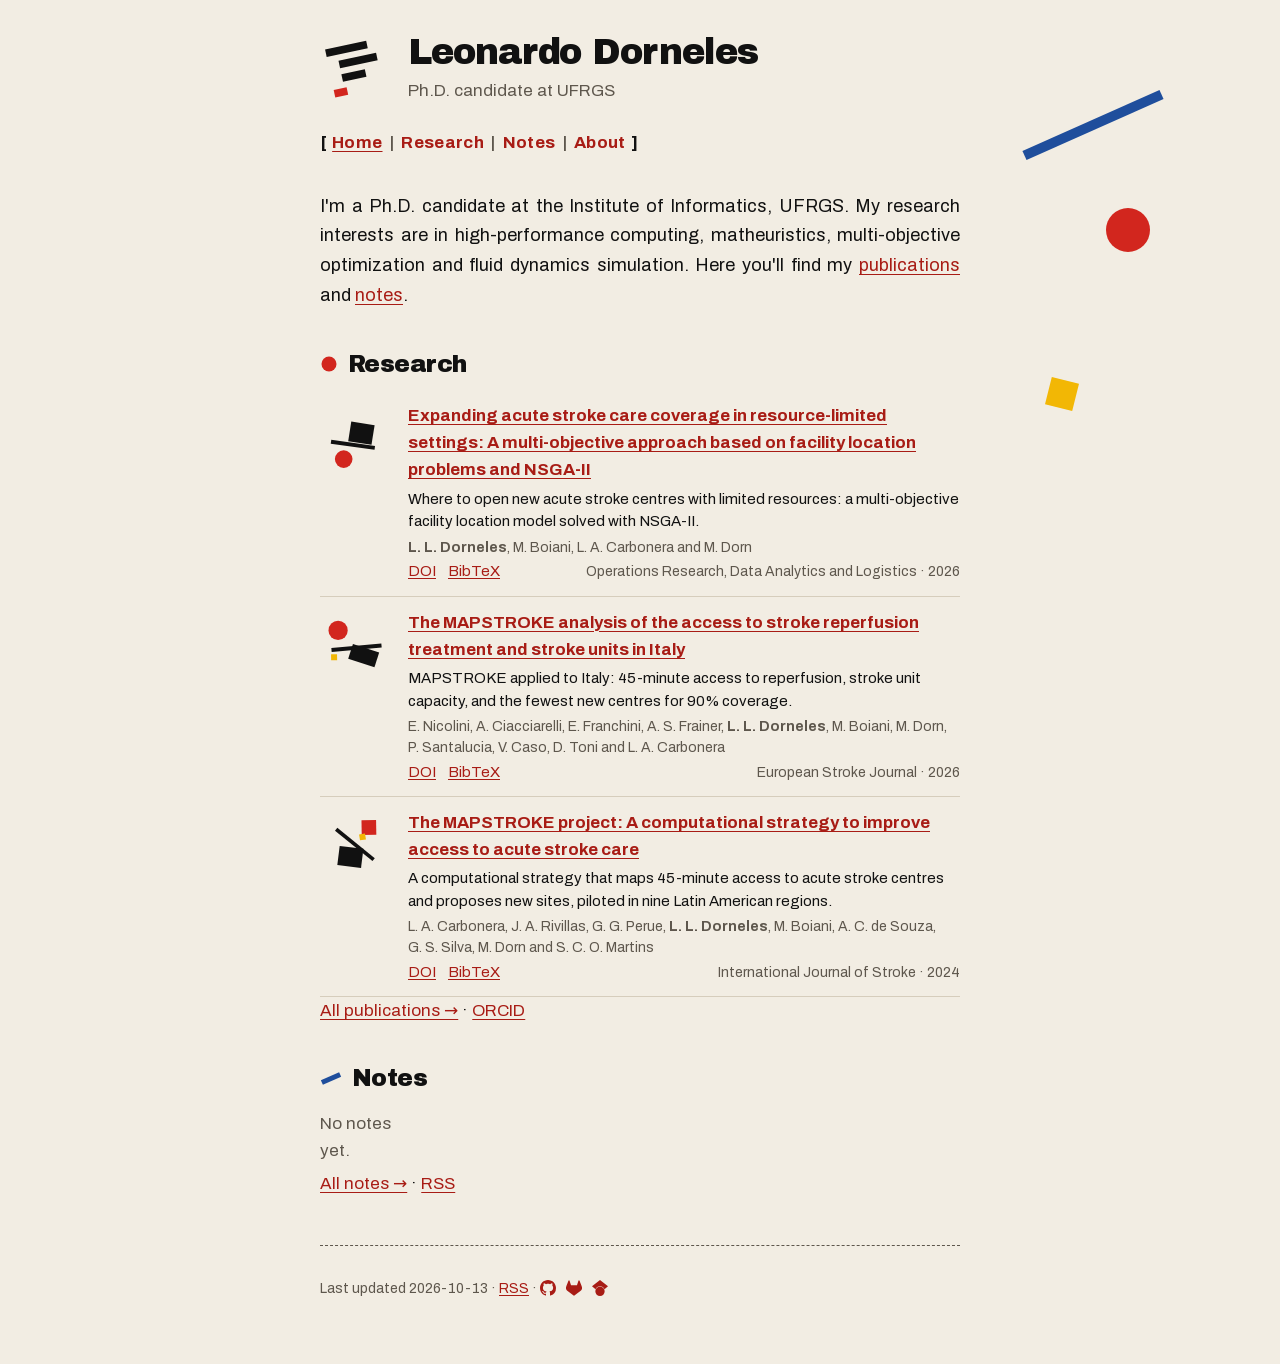
<file: index.html>
<!doctype html>
<html lang="en">
<head>
<meta charset="utf-8">
<meta name="viewport" content="width=device-width, initial-scale=1">
<title>Leonardo Dorneles</title>
<meta name="description" content="Leonardo Dorneles, Ph.D. candidate at UFRGS: high-performance computing, matheuristics, multi-objective optimization and fluid dynamics simulation.">
<link rel="preload" href="assets/fonts/archivo-black.woff2" as="font" type="font/woff2" crossorigin>
<link rel="stylesheet" href="assets/style.css">
<link rel="alternate" type="application/rss+xml" title="Notes" href="notes/feed.xml">
<link rel="me" href="https://orcid.org/0000-0003-4449-5570">
</head>
<body>
<div class="page">

  <!-- Floating forms: wide screens only, in the margin. -->
  <svg class="forms" width="180" height="420" viewBox="0 0 180 420" aria-hidden="true">
    <g><rect x="10" y="40" width="150" height="10" style="fill:var(--blue)" transform="rotate(-24 85 45)"/></g>
    <g><circle cx="120" cy="150" r="22" style="fill:var(--red)"/></g>
    <g><rect x="40" y="300" width="28" height="28" style="fill:var(--yellow)" transform="rotate(14 54 314)"/></g>
  </svg>

  <header class="masthead">
    <svg class="mark" width="72" height="72" viewBox="0 0 120 120" aria-hidden="true">
      <!-- Lines of code as pure forms: three indented bars and a red cursor -->
      <g transform="rotate(-12 60 60) translate(0 -5)">
        <rect x="16" y="24" width="70" height="13" style="fill:var(--ink)"/>
        <rect x="34" y="47" width="64" height="13" style="fill:var(--ink)"/>
        <rect x="34" y="70" width="40" height="13" style="fill:var(--ink)"/>
        <rect x="16" y="93" width="22" height="13" style="fill:var(--red)"/>
      </g>
    </svg>
    <div>
      <h1>Leonardo Dorneles</h1>
      <p class="tagline">Ph.D. candidate at UFRGS</p>
    </div>
  </header>

  <nav aria-label="Site">
    <a href="index.html" aria-current="page">Home</a><span class="sep">|</span><a href="research.html">Research</a><span class="sep">|</span><a href="notes/index.html">Notes</a><span class="sep">|</span><a href="about.html">About</a>
  </nav>

  <p class="intro">I'm a Ph.D. candidate at the Institute of Informatics, UFRGS. My research interests are in high-performance computing, matheuristics, multi-objective optimization and 
  fluid dynamics simulation. Here you'll find my <a href="research.html">publications</a> and <a href="notes/index.html">notes</a>.</p>

  <h2>
    <svg class="icon disc" width="18" height="18" viewBox="0 0 18 18" aria-hidden="true"><circle cx="9" cy="9" r="7.5" style="fill:var(--red)"/></svg>
    <a href="research.html">Research</a>
  </h2>
  <!-- build:research -->
  <div class="pub with-art" id="dorneles2026expanding">
    <svg class="art" width="72" height="72" viewBox="0 0 72 72" aria-hidden="true"><g class="bar"><rect x="10.8" y="37.9" width="44.2" height="3.9" transform="rotate(8 32.9 39.8)" style="fill:var(--ink)"/></g><g class="plane"><rect x="29.6" y="18.2" width="23.6" height="19.9" transform="rotate(9 41.3 28.1)" style="fill:var(--ink)"/></g><g class="accent"><circle cx="23.7" cy="54.1" r="8.8" style="fill:var(--red)"/></g></svg>
    <div>
    <div class="title"><a href="https://doi.org/10.1016/j.ordal.2025.200488">Expanding acute stroke care coverage in resource-limited settings: A multi-objective approach based on facility location problems and NSGA-II</a></div>
    <div class="summary">Where to open new acute stroke centres with limited resources: a multi-objective facility location model solved with NSGA-II.</div>
    <div class="muted authors"><strong>L. L. Dorneles</strong>, M. Boiani, L. A. Carbonera and M. Dorn</div>
    <div class="links"><a href="https://doi.org/10.1016/j.ordal.2025.200488">DOI</a><details><summary>BibTeX</summary><pre><code>@article{dorneles2026expanding,
  title     = {Expanding acute stroke care coverage in resource-limited settings: A multi-objective approach based on facility location problems and NSGA-II},
  author    = {Leonardo da Luz Dorneles and Mateus Boiani and Leonardo Augusto Carbonera and Márcio Dorn},
  year      = {2026},
  journal   = {Operations Research, Data Analytics and Logistics},
  doi       = {10.1016/j.ordal.2025.200488},
  url       = {https://doi.org/10.1016/j.ordal.2025.200488},
}</code></pre></details><span class="venue">Operations Research, Data Analytics and Logistics · 2026</span></div>
    </div>
  </div>
  <div class="pub with-art" id="nicolini2026mapstroke">
    <svg class="art" width="72" height="72" viewBox="0 0 72 72" aria-hidden="true"><g class="bar"><rect x="11.4" y="33.8" width="50.2" height="4.0" transform="rotate(-5 36.5 35.8)" style="fill:var(--ink)"/></g><g class="plane"><rect x="29.9" y="36.0" width="27.6" height="15.3" transform="rotate(18 43.8 43.6)" style="fill:var(--ink)"/></g><g class="accent"><circle cx="18.1" cy="18.4" r="9.6" style="fill:var(--red)"/></g><rect x="11.1" y="42.2" width="6.0" height="6.0" transform="rotate(-1 14.1 45.2)" style="fill:var(--yellow)"/></svg>
    <div>
    <div class="title"><a href="https://doi.org/10.1093/esj/aakaf030">The MAPSTROKE analysis of the access to stroke reperfusion treatment and stroke units in Italy</a></div>
    <div class="summary">MAPSTROKE applied to Italy: 45-minute access to reperfusion, stroke unit capacity, and the fewest new centres for 90% coverage.</div>
    <div class="muted authors">E. Nicolini, A. Ciacciarelli, E. Franchini, A. S. Frainer, <strong>L. L. Dorneles</strong>, M. Boiani, M. Dorn, P. Santalucia, V. Caso, D. Toni and L. A. Carbonera</div>
    <div class="links"><a href="https://doi.org/10.1093/esj/aakaf030">DOI</a><details><summary>BibTeX</summary><pre><code>@article{nicolini2026mapstroke,
  title     = {The MAPSTROKE analysis of the access to stroke reperfusion treatment and stroke units in Italy},
  author    = {Ettore Nicolini and Antonio Ciacciarelli and Enrica Franchini and André da Silva Frainer and Leonardo da Luz Dorneles and Mateus Boiani and Marcio Dorn and Paola Santalucia and Valeria Caso and Danilo Toni and Leonardo Augusto Carbonera},
  year      = {2026},
  journal   = {European Stroke Journal},
  doi       = {10.1093/esj/aakaf030},
  url       = {https://doi.org/10.1093/esj/aakaf030},
}</code></pre></details><span class="venue">European Stroke Journal · 2026</span></div>
    </div>
  </div>
  <div class="pub with-art" id="carbonera2024mapstroke">
    <svg class="art" width="72" height="72" viewBox="0 0 72 72" aria-hidden="true"><g class="plane"><rect x="18.4" y="35.3" width="23.9" height="19.2" transform="rotate(7 30.4 44.9)" style="fill:var(--ink)"/></g><g class="bar"><rect x="10.8" y="30.7" width="48.2" height="3.7" transform="rotate(39 35.0 32.5)" style="fill:var(--ink)"/></g><g class="accent"><rect x="41.6" y="8.2" width="14.6" height="14.6" transform="rotate(-1 48.9 15.5)" style="fill:var(--red)"/></g><rect x="39.5" y="21.9" width="6.0" height="6.0" transform="rotate(-9 42.5 24.9)" style="fill:var(--yellow)"/></svg>
    <div>
    <div class="title"><a href="https://doi.org/10.1177/17474930241234528">The MAPSTROKE project: A computational strategy to improve access to acute stroke care</a></div>
    <div class="summary">A computational strategy that maps 45-minute access to acute stroke centres and proposes new sites, piloted in nine Latin American regions.</div>
    <div class="muted authors">L. A. Carbonera, J. A. Rivillas, G. G. Perue, <strong>L. L. Dorneles</strong>, M. Boiani, A. C. de Souza, G. S. Silva, M. Dorn and S. C. O. Martins</div>
    <div class="links"><a href="https://doi.org/10.1177/17474930241234528">DOI</a><details><summary>BibTeX</summary><pre><code>@article{carbonera2024mapstroke,
  title     = {The MAPSTROKE project: A computational strategy to improve access to acute stroke care},
  author    = {Leonardo Augusto Carbonera and Julián Alejandro Rivillas and Gillian Gordon Perue and Leonardo da Luz Dorneles and Mateus Boiani and Ana Cláudia de Souza and Gisele Sampaio Silva and Marcio Dorn and Sheila Cristina Ouriques Martins},
  year      = {2024},
  journal   = {International Journal of Stroke},
  doi       = {10.1177/17474930241234528},
  url       = {https://doi.org/10.1177/17474930241234528},
}</code></pre></details><span class="venue">International Journal of Stroke · 2024</span></div>
    </div>
  </div>
  <!-- /build:research -->
  <p><a href="research.html">All publications →</a> · <a href="https://orcid.org/0000-0003-4449-5570">ORCID</a></p>

  <h2>
    <svg class="icon" width="22" height="18" viewBox="0 0 22 18" aria-hidden="true"><rect x="1" y="7" width="20" height="5" style="fill:var(--blue)" transform="rotate(-24 11 9.5)"/></svg>
    <a href="notes/index.html">Notes</a>
  </h2>
  <!-- build:notes -->
  <ul class="dated">
    <li class="muted">No notes yet.</li>
  </ul>
  <!-- /build:notes -->
  <p><a href="notes/index.html">All notes →</a> · <a href="notes/feed.xml">RSS</a></p>


  <footer>
    <hr>
    <p>Last updated <time datetime="2026-10-13">2026-10-13</time> · <a href="notes/feed.xml">RSS</a> · <a class="code-link" href="https://github.com/leodorna" title="GitHub"><svg width="16" height="16" viewBox="0 0 16 16" role="img" aria-label="GitHub"><path d="M8 0C3.58 0 0 3.58 0 8c0 3.54 2.29 6.53 5.47 7.59.4.07.55-.17.55-.38 0-.19-.01-.82-.01-1.49-2.01.37-2.53-.49-2.69-.94-.09-.23-.48-.94-.82-1.13-.28-.15-.68-.52-.01-.53.63-.01 1.08.58 1.23.82.72 1.21 1.87.87 2.33.66.07-.52.28-.87.51-1.07-1.78-.2-3.64-.89-3.64-3.95 0-.87.31-1.59.82-2.15-.08-.2-.36-1.02.08-2.12 0 0 .67-.21 2.2.82.64-.18 1.32-.27 2-.27.68 0 1.36.09 2 .27 1.53-1.04 2.2-.82 2.2-.82.44 1.1.16 1.92.08 2.12.51.56.82 1.27.82 2.15 0 3.07-1.87 3.75-3.65 3.95.29.25.54.73.54 1.48 0 1.07-.01 1.93-.01 2.2 0 .21.15.46.55.38A8.013 8.013 0 0016 8c0-4.42-3.58-8-8-8z"/></svg></a> <a class="code-link" href="https://gitlab.com/leodorna" title="GitLab"><svg width="16" height="16" viewBox="0 0 24 24" role="img" aria-label="GitLab"><path d="m23.6 9.593-.033-.086L20.3.98a.851.851 0 0 0-.336-.405.875.875 0 0 0-1 .054.875.875 0 0 0-.29.44l-2.205 6.748H7.538L5.332 1.069a.857.857 0 0 0-.29-.441.875.875 0 0 0-1-.054.859.859 0 0 0-.336.405L.433 9.502l-.032.086a6.066 6.066 0 0 0 2.012 7.01l.011.009.03.021 4.976 3.727 2.462 1.863 1.5 1.132a1.009 1.009 0 0 0 1.22 0l1.499-1.132 2.462-1.863 5.006-3.749.013-.01a6.068 6.068 0 0 0 2.009-7.003z"/></svg></a> <a class="code-link" href="https://scholar.google.com/citations?user=B4XvSIcAAAAJ" title="Google Scholar"><svg width="16" height="16" viewBox="0 0 24 24" role="img" aria-label="Google Scholar"><path d="M5.242 13.769L0 9.5 12 0l12 9.5-5.242 4.269C17.548 11.249 14.978 9.5 12 9.5c-2.977 0-5.548 1.748-6.758 4.269zM12 10a7 7 0 1 0 0 14 7 7 0 0 0 0-14z"/></svg></a></p>
  </footer>

</div>
</body>
</html>
</file>
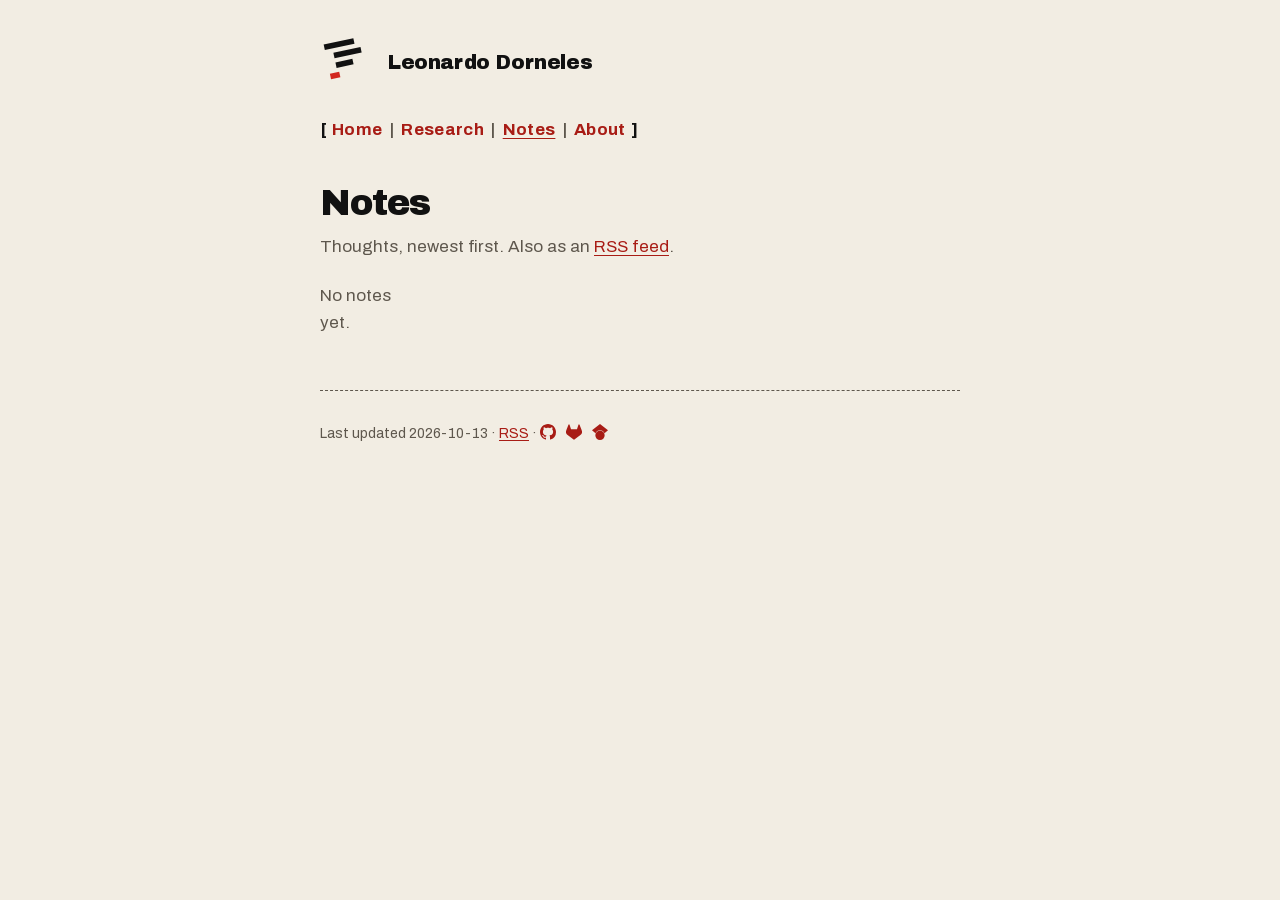
<file: notes/index.html>
<!doctype html>
<html lang="en">
<head>
<meta charset="utf-8">
<meta name="viewport" content="width=device-width, initial-scale=1">
<title>Notes · Leonardo Dorneles</title>
<meta name="description" content="Notes, newest first.">
<link rel="stylesheet" href="../assets/style.css">
<link rel="alternate" type="application/rss+xml" title="Notes" href="../notes/feed.xml">
<link rel="me" href="https://orcid.org/0000-0003-4449-5570">
</head>
<body>
<div class="page">

  <header class="masthead">
    <a href="../index.html" aria-label="Home">
      <svg class="mark" width="52" height="52" viewBox="0 0 120 120" aria-hidden="true">
        <!-- Lines of code as pure forms: three indented bars and a red cursor -->
        <g transform="rotate(-12 60 60) translate(0 -5)">
          <rect x="16" y="24" width="70" height="13" style="fill:var(--ink)"/>
          <rect x="34" y="47" width="64" height="13" style="fill:var(--ink)"/>
          <rect x="34" y="70" width="40" height="13" style="fill:var(--ink)"/>
          <rect x="16" y="93" width="22" height="13" style="fill:var(--red)"/>
        </g>
      </svg>
    </a>
    <div><a class="sitename" href="../index.html">Leonardo Dorneles</a></div>
  </header>

  <nav aria-label="Site">
    <a href="../index.html">Home</a><span class="sep">|</span><a href="../research.html">Research</a><span class="sep">|</span><a href="../notes/index.html" aria-current="page">Notes</a><span class="sep">|</span><a href="../about.html">About</a>
  </nav>

  <h1 style="margin-top:2.5rem">Notes</h1>
  <p class="muted" style="margin-top:0.5rem">Thoughts, newest first. Also as an <a href="feed.xml">RSS feed</a>.</p>
  <ul class="dated">
    <li class="muted">No notes yet.</li>
  </ul>

  <footer>
    <hr>
    <p>Last updated <time datetime="2026-10-13">2026-10-13</time> · <a href="../notes/feed.xml">RSS</a> · <a class="code-link" href="https://github.com/leodorna" title="GitHub"><svg width="16" height="16" viewBox="0 0 16 16" role="img" aria-label="GitHub"><path d="M8 0C3.58 0 0 3.58 0 8c0 3.54 2.29 6.53 5.47 7.59.4.07.55-.17.55-.38 0-.19-.01-.82-.01-1.49-2.01.37-2.53-.49-2.69-.94-.09-.23-.48-.94-.82-1.13-.28-.15-.68-.52-.01-.53.63-.01 1.08.58 1.23.82.72 1.21 1.87.87 2.33.66.07-.52.28-.87.51-1.07-1.78-.2-3.64-.89-3.64-3.95 0-.87.31-1.59.82-2.15-.08-.2-.36-1.02.08-2.12 0 0 .67-.21 2.2.82.64-.18 1.32-.27 2-.27.68 0 1.36.09 2 .27 1.53-1.04 2.2-.82 2.2-.82.44 1.1.16 1.92.08 2.12.51.56.82 1.27.82 2.15 0 3.07-1.87 3.75-3.65 3.95.29.25.54.73.54 1.48 0 1.07-.01 1.93-.01 2.2 0 .21.15.46.55.38A8.013 8.013 0 0016 8c0-4.42-3.58-8-8-8z"/></svg></a> <a class="code-link" href="https://gitlab.com/leodorna" title="GitLab"><svg width="16" height="16" viewBox="0 0 24 24" role="img" aria-label="GitLab"><path d="m23.6 9.593-.033-.086L20.3.98a.851.851 0 0 0-.336-.405.875.875 0 0 0-1 .054.875.875 0 0 0-.29.44l-2.205 6.748H7.538L5.332 1.069a.857.857 0 0 0-.29-.441.875.875 0 0 0-1-.054.859.859 0 0 0-.336.405L.433 9.502l-.032.086a6.066 6.066 0 0 0 2.012 7.01l.011.009.03.021 4.976 3.727 2.462 1.863 1.5 1.132a1.009 1.009 0 0 0 1.22 0l1.499-1.132 2.462-1.863 5.006-3.749.013-.01a6.068 6.068 0 0 0 2.009-7.003z"/></svg></a> <a class="code-link" href="https://scholar.google.com/citations?user=B4XvSIcAAAAJ" title="Google Scholar"><svg width="16" height="16" viewBox="0 0 24 24" role="img" aria-label="Google Scholar"><path d="M5.242 13.769L0 9.5 12 0l12 9.5-5.242 4.269C17.548 11.249 14.978 9.5 12 9.5c-2.977 0-5.548 1.748-6.758 4.269zM12 10a7 7 0 1 0 0 14 7 7 0 0 0 0-14z"/></svg></a></p>
  </footer>

</div>
</body>
</html>
</file>
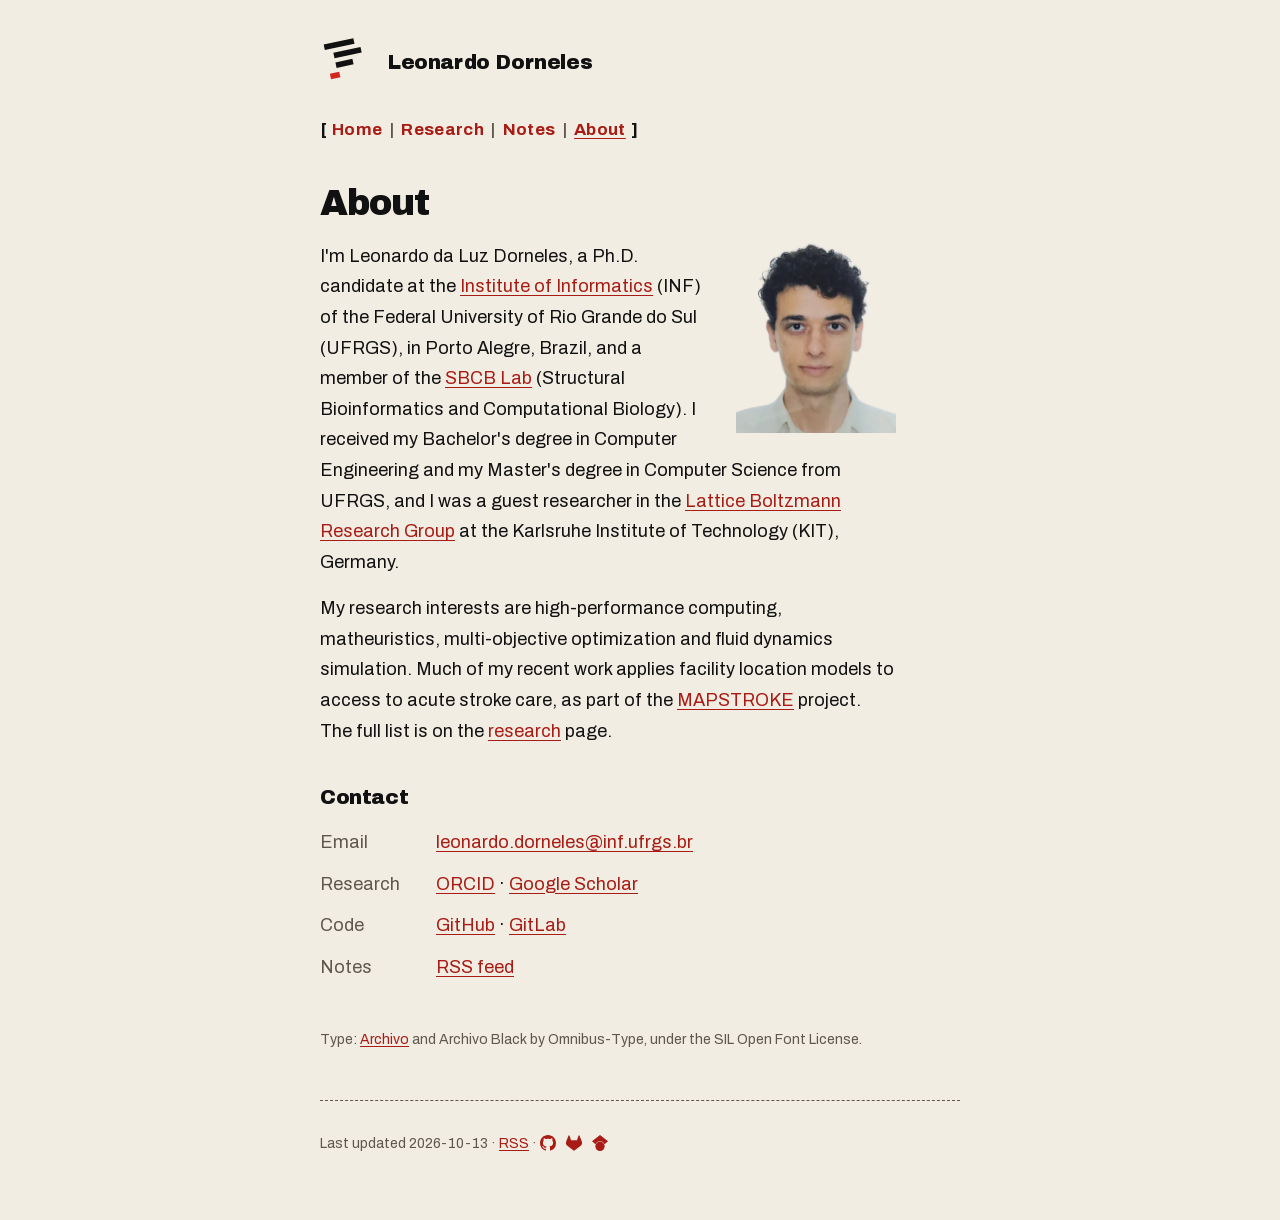
<file: about.html>
<!doctype html>
<html lang="en">
<head>
<meta charset="utf-8">
<meta name="viewport" content="width=device-width, initial-scale=1">
<title>About · Leonardo Dorneles</title>
<meta name="description" content="Leonardo Dorneles: Ph.D. candidate at the Institute of Informatics, UFRGS. High-performance computing, matheuristics, multi-objective optimization and fluid dynamics simulation.">
<link rel="stylesheet" href="assets/style.css">
<link rel="alternate" type="application/rss+xml" title="Notes" href="notes/feed.xml">
<link rel="me" href="https://orcid.org/0000-0003-4449-5570">
</head>
<body>
<div class="page">

  <header class="masthead">
    <a href="index.html" aria-label="Home">
      <svg class="mark" width="52" height="52" viewBox="0 0 120 120" aria-hidden="true">
        <!-- Lines of code as pure forms: three indented bars and a red cursor -->
        <g transform="rotate(-12 60 60) translate(0 -5)">
          <rect x="16" y="24" width="70" height="13" style="fill:var(--ink)"/>
          <rect x="34" y="47" width="64" height="13" style="fill:var(--ink)"/>
          <rect x="34" y="70" width="40" height="13" style="fill:var(--ink)"/>
          <rect x="16" y="93" width="22" height="13" style="fill:var(--red)"/>
        </g>
      </svg>
    </a>
    <div><a class="sitename" href="index.html">Leonardo Dorneles</a></div>
  </header>

  <nav aria-label="Site">
    <a href="index.html">Home</a><span class="sep">|</span><a href="research.html">Research</a><span class="sep">|</span><a href="notes/index.html">Notes</a><span class="sep">|</span><a href="about.html" aria-current="page">About</a>
  </nav>

  <article>
    <h1 style="margin-top:2.5rem">About</h1>
<p><img src="assets/portrait.webp" alt="Leonardo Dorneles" class="portrait"></p>
<p>I'm Leonardo da Luz Dorneles, a Ph.D. candidate at the <a href="https://www.inf.ufrgs.br/">Institute of Informatics</a> (INF) of the Federal University of Rio Grande do Sul (UFRGS), in Porto Alegre, Brazil, and a member of the <a href="https://sbcb.inf.ufrgs.br/">SBCB Lab</a> (Structural Bioinformatics and Computational Biology). I received my Bachelor's degree in Computer Engineering and my Master's degree in Computer Science from UFRGS, and I was a guest researcher in the <a href="https://www.lbrg.kit.edu/">Lattice Boltzmann Research Group</a> at the Karlsruhe Institute of Technology (KIT), Germany.</p>
<p>My research interests are high-performance computing, matheuristics, multi-objective optimization and fluid dynamics simulation. Much of my recent work applies facility location models to access to acute stroke care, as part of the <a href="research.html#carbonera2024mapstroke">MAPSTROKE</a> project. The full list is on the <a href="research.html">research</a> page.</p>
<h2 id="contact">Contact</h2>
<ul class="dated contact">
<li><span class="label">Email</span><a href="mailto:leonardo.dorneles@inf.ufrgs.br">leonardo.dorneles@inf.ufrgs.br</a></li>
<li><span class="label">Research</span><span><a href="https://orcid.org/0000-0003-4449-5570">ORCID</a> · <a href="https://scholar.google.com/citations?user=B4XvSIcAAAAJ">Google Scholar</a></span></li>
<li><span class="label">Code</span><span><a href="https://github.com/leodorna">GitHub</a> · <a href="https://gitlab.com/leodorna">GitLab</a></span></li>
<li><span class="label">Notes</span><a href="notes/feed.xml">RSS feed</a></li>
</ul>
<p class="credit">Type: <a href="https://github.com/Omnibus-Type/Archivo">Archivo</a> and Archivo Black by Omnibus-Type, under the SIL Open Font License.</p>
  </article>

  <footer>
    <hr>
    <p>Last updated <time datetime="2026-10-13">2026-10-13</time> · <a href="notes/feed.xml">RSS</a> · <a class="code-link" href="https://github.com/leodorna" title="GitHub"><svg width="16" height="16" viewBox="0 0 16 16" role="img" aria-label="GitHub"><path d="M8 0C3.58 0 0 3.58 0 8c0 3.54 2.29 6.53 5.47 7.59.4.07.55-.17.55-.38 0-.19-.01-.82-.01-1.49-2.01.37-2.53-.49-2.69-.94-.09-.23-.48-.94-.82-1.13-.28-.15-.68-.52-.01-.53.63-.01 1.08.58 1.23.82.72 1.21 1.87.87 2.33.66.07-.52.28-.87.51-1.07-1.78-.2-3.64-.89-3.64-3.95 0-.87.31-1.59.82-2.15-.08-.2-.36-1.02.08-2.12 0 0 .67-.21 2.2.82.64-.18 1.32-.27 2-.27.68 0 1.36.09 2 .27 1.53-1.04 2.2-.82 2.2-.82.44 1.1.16 1.92.08 2.12.51.56.82 1.27.82 2.15 0 3.07-1.87 3.75-3.65 3.95.29.25.54.73.54 1.48 0 1.07-.01 1.93-.01 2.2 0 .21.15.46.55.38A8.013 8.013 0 0016 8c0-4.42-3.58-8-8-8z"/></svg></a> <a class="code-link" href="https://gitlab.com/leodorna" title="GitLab"><svg width="16" height="16" viewBox="0 0 24 24" role="img" aria-label="GitLab"><path d="m23.6 9.593-.033-.086L20.3.98a.851.851 0 0 0-.336-.405.875.875 0 0 0-1 .054.875.875 0 0 0-.29.44l-2.205 6.748H7.538L5.332 1.069a.857.857 0 0 0-.29-.441.875.875 0 0 0-1-.054.859.859 0 0 0-.336.405L.433 9.502l-.032.086a6.066 6.066 0 0 0 2.012 7.01l.011.009.03.021 4.976 3.727 2.462 1.863 1.5 1.132a1.009 1.009 0 0 0 1.22 0l1.499-1.132 2.462-1.863 5.006-3.749.013-.01a6.068 6.068 0 0 0 2.009-7.003z"/></svg></a> <a class="code-link" href="https://scholar.google.com/citations?user=B4XvSIcAAAAJ" title="Google Scholar"><svg width="16" height="16" viewBox="0 0 24 24" role="img" aria-label="Google Scholar"><path d="M5.242 13.769L0 9.5 12 0l12 9.5-5.242 4.269C17.548 11.249 14.978 9.5 12 9.5c-2.977 0-5.548 1.748-6.758 4.269zM12 10a7 7 0 1 0 0 14 7 7 0 0 0 0-14z"/></svg></a></p>
  </footer>

</div>
</body>
</html>
</file>
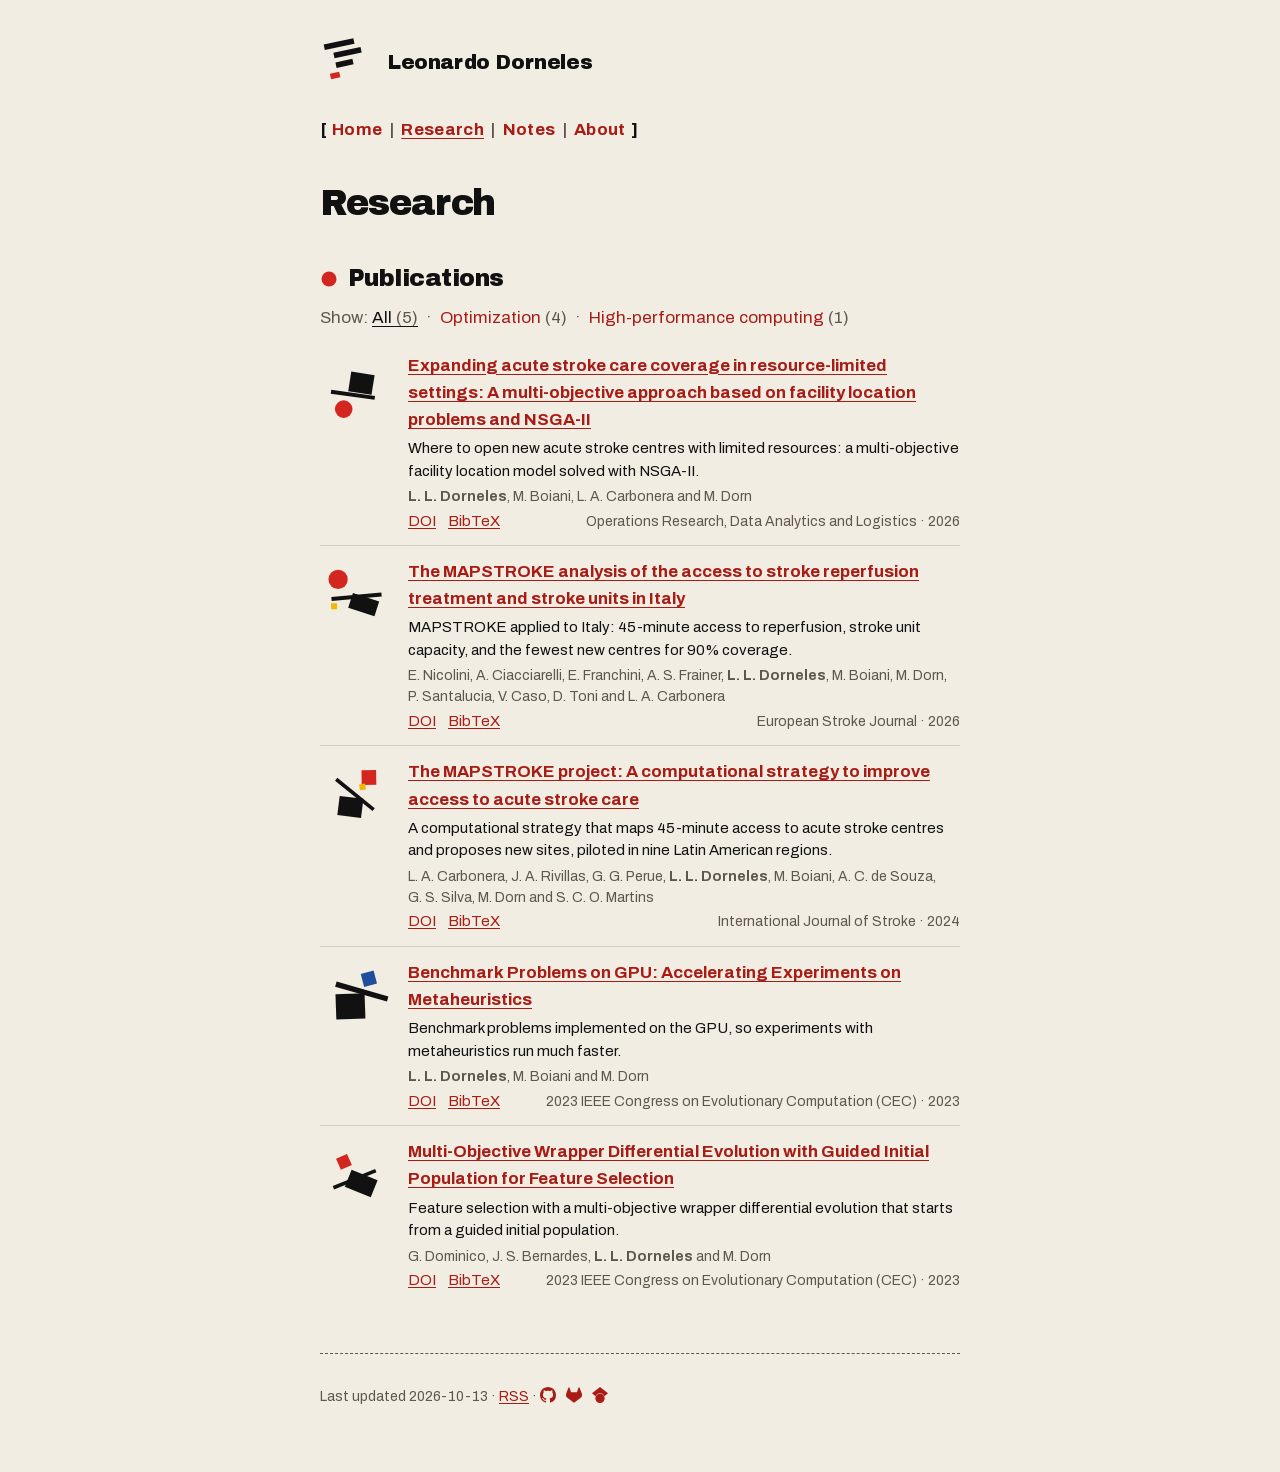
<file: research.html>
<!doctype html>
<html lang="en">
<head>
<meta charset="utf-8">
<meta name="viewport" content="width=device-width, initial-scale=1">
<title>Research · Leonardo Dorneles</title>
<meta name="description" content="Publications by Leonardo Dorneles.">
<link rel="stylesheet" href="assets/style.css">
<link rel="alternate" type="application/rss+xml" title="Notes" href="notes/feed.xml">
<link rel="me" href="https://orcid.org/0000-0003-4449-5570">
</head>
<body>
<div class="page">

  <header class="masthead">
    <a href="index.html" aria-label="Home">
      <svg class="mark" width="52" height="52" viewBox="0 0 120 120" aria-hidden="true">
        <!-- Lines of code as pure forms: three indented bars and a red cursor -->
        <g transform="rotate(-12 60 60) translate(0 -5)">
          <rect x="16" y="24" width="70" height="13" style="fill:var(--ink)"/>
          <rect x="34" y="47" width="64" height="13" style="fill:var(--ink)"/>
          <rect x="34" y="70" width="40" height="13" style="fill:var(--ink)"/>
          <rect x="16" y="93" width="22" height="13" style="fill:var(--red)"/>
        </g>
      </svg>
    </a>
    <div><a class="sitename" href="index.html">Leonardo Dorneles</a></div>
  </header>

  <nav aria-label="Site">
    <a href="index.html">Home</a><span class="sep">|</span><a href="research.html" aria-current="page">Research</a><span class="sep">|</span><a href="notes/index.html">Notes</a><span class="sep">|</span><a href="about.html">About</a>
  </nav>

  <h1 style="margin-top:2.5rem">Research</h1>

  <h2>
    <svg class="icon disc" width="18" height="18" viewBox="0 0 18 18" aria-hidden="true"><circle cx="9" cy="9" r="7.5" style="fill:var(--red)"/></svg>
    Publications
  </h2>
  <style>
#topic-optimization:checked ~ .pub:not(.t-optimization) { display: none; }
#topic-optimization:checked ~ .topic-filter label[for=topic-optimization],
#topic-optimization:focus-visible ~ .topic-filter label[for=topic-optimization] { color: var(--ink); text-decoration: underline; }
#topic-hpc:checked ~ .pub:not(.t-hpc) { display: none; }
#topic-hpc:checked ~ .topic-filter label[for=topic-hpc],
#topic-hpc:focus-visible ~ .topic-filter label[for=topic-hpc] { color: var(--ink); text-decoration: underline; }
#topic-all:checked ~ .topic-filter label[for=topic-all],
#topic-all:focus-visible ~ .topic-filter label[for=topic-all] { color: var(--ink); text-decoration: underline; }
  </style>
  <div class="pubs">
  <input type="radio" name="topic" id="topic-all" class="topic-radio" checked>
  <input type="radio" name="topic" id="topic-optimization" class="topic-radio">
  <input type="radio" name="topic" id="topic-hpc" class="topic-radio">
  <p class="topic-filter">Show: <label for="topic-all">All <span class="muted">(5)</span></label><span class="sep">·</span><label for="topic-optimization">Optimization <span class="muted">(4)</span></label><span class="sep">·</span><label for="topic-hpc">High-performance computing <span class="muted">(1)</span></label></p>
  <div class="pub with-art t-optimization" id="dorneles2026expanding">
    <svg class="art" width="72" height="72" viewBox="0 0 72 72" aria-hidden="true"><g class="bar"><rect x="10.8" y="37.9" width="44.2" height="3.9" transform="rotate(8 32.9 39.8)" style="fill:var(--ink)"/></g><g class="plane"><rect x="29.6" y="18.2" width="23.6" height="19.9" transform="rotate(9 41.3 28.1)" style="fill:var(--ink)"/></g><g class="accent"><circle cx="23.7" cy="54.1" r="8.8" style="fill:var(--red)"/></g></svg>
    <div>
    <div class="title"><a href="https://doi.org/10.1016/j.ordal.2025.200488">Expanding acute stroke care coverage in resource-limited settings: A multi-objective approach based on facility location problems and NSGA-II</a></div>
    <div class="summary">Where to open new acute stroke centres with limited resources: a multi-objective facility location model solved with NSGA-II.</div>
    <div class="muted authors"><strong>L. L. Dorneles</strong>, M. Boiani, L. A. Carbonera and M. Dorn</div>
    <div class="links"><a href="https://doi.org/10.1016/j.ordal.2025.200488">DOI</a><details><summary>BibTeX</summary><pre><code>@article{dorneles2026expanding,
  title     = {Expanding acute stroke care coverage in resource-limited settings: A multi-objective approach based on facility location problems and NSGA-II},
  author    = {Leonardo da Luz Dorneles and Mateus Boiani and Leonardo Augusto Carbonera and Márcio Dorn},
  year      = {2026},
  journal   = {Operations Research, Data Analytics and Logistics},
  doi       = {10.1016/j.ordal.2025.200488},
  url       = {https://doi.org/10.1016/j.ordal.2025.200488},
}</code></pre></details><span class="venue">Operations Research, Data Analytics and Logistics · 2026</span></div>
    </div>
  </div>
  <div class="pub with-art t-optimization" id="nicolini2026mapstroke">
    <svg class="art" width="72" height="72" viewBox="0 0 72 72" aria-hidden="true"><g class="bar"><rect x="11.4" y="33.8" width="50.2" height="4.0" transform="rotate(-5 36.5 35.8)" style="fill:var(--ink)"/></g><g class="plane"><rect x="29.9" y="36.0" width="27.6" height="15.3" transform="rotate(18 43.8 43.6)" style="fill:var(--ink)"/></g><g class="accent"><circle cx="18.1" cy="18.4" r="9.6" style="fill:var(--red)"/></g><rect x="11.1" y="42.2" width="6.0" height="6.0" transform="rotate(-1 14.1 45.2)" style="fill:var(--yellow)"/></svg>
    <div>
    <div class="title"><a href="https://doi.org/10.1093/esj/aakaf030">The MAPSTROKE analysis of the access to stroke reperfusion treatment and stroke units in Italy</a></div>
    <div class="summary">MAPSTROKE applied to Italy: 45-minute access to reperfusion, stroke unit capacity, and the fewest new centres for 90% coverage.</div>
    <div class="muted authors">E. Nicolini, A. Ciacciarelli, E. Franchini, A. S. Frainer, <strong>L. L. Dorneles</strong>, M. Boiani, M. Dorn, P. Santalucia, V. Caso, D. Toni and L. A. Carbonera</div>
    <div class="links"><a href="https://doi.org/10.1093/esj/aakaf030">DOI</a><details><summary>BibTeX</summary><pre><code>@article{nicolini2026mapstroke,
  title     = {The MAPSTROKE analysis of the access to stroke reperfusion treatment and stroke units in Italy},
  author    = {Ettore Nicolini and Antonio Ciacciarelli and Enrica Franchini and André da Silva Frainer and Leonardo da Luz Dorneles and Mateus Boiani and Marcio Dorn and Paola Santalucia and Valeria Caso and Danilo Toni and Leonardo Augusto Carbonera},
  year      = {2026},
  journal   = {European Stroke Journal},
  doi       = {10.1093/esj/aakaf030},
  url       = {https://doi.org/10.1093/esj/aakaf030},
}</code></pre></details><span class="venue">European Stroke Journal · 2026</span></div>
    </div>
  </div>
  <div class="pub with-art t-optimization" id="carbonera2024mapstroke">
    <svg class="art" width="72" height="72" viewBox="0 0 72 72" aria-hidden="true"><g class="plane"><rect x="18.4" y="35.3" width="23.9" height="19.2" transform="rotate(7 30.4 44.9)" style="fill:var(--ink)"/></g><g class="bar"><rect x="10.8" y="30.7" width="48.2" height="3.7" transform="rotate(39 35.0 32.5)" style="fill:var(--ink)"/></g><g class="accent"><rect x="41.6" y="8.2" width="14.6" height="14.6" transform="rotate(-1 48.9 15.5)" style="fill:var(--red)"/></g><rect x="39.5" y="21.9" width="6.0" height="6.0" transform="rotate(-9 42.5 24.9)" style="fill:var(--yellow)"/></svg>
    <div>
    <div class="title"><a href="https://doi.org/10.1177/17474930241234528">The MAPSTROKE project: A computational strategy to improve access to acute stroke care</a></div>
    <div class="summary">A computational strategy that maps 45-minute access to acute stroke centres and proposes new sites, piloted in nine Latin American regions.</div>
    <div class="muted authors">L. A. Carbonera, J. A. Rivillas, G. G. Perue, <strong>L. L. Dorneles</strong>, M. Boiani, A. C. de Souza, G. S. Silva, M. Dorn and S. C. O. Martins</div>
    <div class="links"><a href="https://doi.org/10.1177/17474930241234528">DOI</a><details><summary>BibTeX</summary><pre><code>@article{carbonera2024mapstroke,
  title     = {The MAPSTROKE project: A computational strategy to improve access to acute stroke care},
  author    = {Leonardo Augusto Carbonera and Julián Alejandro Rivillas and Gillian Gordon Perue and Leonardo da Luz Dorneles and Mateus Boiani and Ana Cláudia de Souza and Gisele Sampaio Silva and Marcio Dorn and Sheila Cristina Ouriques Martins},
  year      = {2024},
  journal   = {International Journal of Stroke},
  doi       = {10.1177/17474930241234528},
  url       = {https://doi.org/10.1177/17474930241234528},
}</code></pre></details><span class="venue">International Journal of Stroke · 2024</span></div>
    </div>
  </div>
  <div class="pub with-art t-hpc" id="dorneles2023benchmark">
    <svg class="art" width="72" height="72" viewBox="0 0 72 72" aria-hidden="true"><g class="bar"><rect x="14.8" y="26.9" width="53.9" height="5.3" transform="rotate(16 41.8 29.6)" style="fill:var(--ink)"/></g><g class="plane"><rect x="15.9" y="31.8" width="29.1" height="25.2" transform="rotate(-2 30.4 44.4)" style="fill:var(--ink)"/></g><g class="accent"><rect x="42.2" y="10.1" width="13.3" height="13.3" transform="rotate(-15 48.8 16.7)" style="fill:var(--blue)"/></g></svg>
    <div>
    <div class="title"><a href="http://dx.doi.org/10.1109/cec53210.2023.10254042">Benchmark Problems on GPU: Accelerating Experiments on Metaheuristics</a></div>
    <div class="summary">Benchmark problems implemented on the GPU, so experiments with metaheuristics run much faster.</div>
    <div class="muted authors"><strong>L. L. Dorneles</strong>, M. Boiani and M. Dorn</div>
    <div class="links"><a href="https://doi.org/10.1109/cec53210.2023.10254042">DOI</a><details><summary>BibTeX</summary><pre><code>@inproceedings{dorneles2023benchmark,
  title     = {Benchmark Problems on GPU: Accelerating Experiments on Metaheuristics},
  author    = {Leonardo Da Luz Dorneles and Mateus Boiani and Marcio Dorn},
  year      = {2023},
  booktitle = {2023 IEEE Congress on Evolutionary Computation (CEC)},
  doi       = {10.1109/cec53210.2023.10254042},
  url       = {http://dx.doi.org/10.1109/cec53210.2023.10254042},
}</code></pre></details><span class="venue">2023 IEEE Congress on Evolutionary Computation (CEC) · 2023</span></div>
    </div>
  </div>
  <div class="pub with-art t-optimization" id="dominico2023multi">
    <svg class="art" width="72" height="72" viewBox="0 0 72 72" aria-hidden="true"><g class="plane"><rect x="27.2" y="33.4" width="28.0" height="18.3" transform="rotate(22 41.2 42.5)" style="fill:var(--ink)"/></g><g class="bar"><rect x="11.7" y="36.4" width="45.7" height="3.6" transform="rotate(-22 34.6 38.1)" style="fill:var(--ink)"/></g><g class="accent"><rect x="18.0" y="14.9" width="12.0" height="12.0" transform="rotate(-24 24.0 21.0)" style="fill:var(--red)"/></g></svg>
    <div>
    <div class="title"><a href="http://dx.doi.org/10.1109/cec53210.2023.10254085">Multi-Objective Wrapper Differential Evolution with Guided Initial Population for Feature Selection</a></div>
    <div class="summary">Feature selection with a multi-objective wrapper differential evolution that starts from a guided initial population.</div>
    <div class="muted authors">G. Dominico, J. S. Bernardes, <strong>L. L. Dorneles</strong> and M. Dorn</div>
    <div class="links"><a href="https://doi.org/10.1109/cec53210.2023.10254085">DOI</a><details><summary>BibTeX</summary><pre><code>@inproceedings{dominico2023multi,
  title     = {Multi-Objective Wrapper Differential Evolution with Guided Initial Population for Feature Selection},
  author    = {Gabriel Dominico and Juliana S. Bernardes and Leonardo L. Dorneles and Márcio Dorn},
  year      = {2023},
  booktitle = {2023 IEEE Congress on Evolutionary Computation (CEC)},
  doi       = {10.1109/cec53210.2023.10254085},
  url       = {http://dx.doi.org/10.1109/cec53210.2023.10254085},
}</code></pre></details><span class="venue">2023 IEEE Congress on Evolutionary Computation (CEC) · 2023</span></div>
    </div>
  </div>
  </div>

  <footer>
    <hr>
    <p>Last updated <time datetime="2026-10-13">2026-10-13</time> · <a href="notes/feed.xml">RSS</a> · <a class="code-link" href="https://github.com/leodorna" title="GitHub"><svg width="16" height="16" viewBox="0 0 16 16" role="img" aria-label="GitHub"><path d="M8 0C3.58 0 0 3.58 0 8c0 3.54 2.29 6.53 5.47 7.59.4.07.55-.17.55-.38 0-.19-.01-.82-.01-1.49-2.01.37-2.53-.49-2.69-.94-.09-.23-.48-.94-.82-1.13-.28-.15-.68-.52-.01-.53.63-.01 1.08.58 1.23.82.72 1.21 1.87.87 2.33.66.07-.52.28-.87.51-1.07-1.78-.2-3.64-.89-3.64-3.95 0-.87.31-1.59.82-2.15-.08-.2-.36-1.02.08-2.12 0 0 .67-.21 2.2.82.64-.18 1.32-.27 2-.27.68 0 1.36.09 2 .27 1.53-1.04 2.2-.82 2.2-.82.44 1.1.16 1.92.08 2.12.51.56.82 1.27.82 2.15 0 3.07-1.87 3.75-3.65 3.95.29.25.54.73.54 1.48 0 1.07-.01 1.93-.01 2.2 0 .21.15.46.55.38A8.013 8.013 0 0016 8c0-4.42-3.58-8-8-8z"/></svg></a> <a class="code-link" href="https://gitlab.com/leodorna" title="GitLab"><svg width="16" height="16" viewBox="0 0 24 24" role="img" aria-label="GitLab"><path d="m23.6 9.593-.033-.086L20.3.98a.851.851 0 0 0-.336-.405.875.875 0 0 0-1 .054.875.875 0 0 0-.29.44l-2.205 6.748H7.538L5.332 1.069a.857.857 0 0 0-.29-.441.875.875 0 0 0-1-.054.859.859 0 0 0-.336.405L.433 9.502l-.032.086a6.066 6.066 0 0 0 2.012 7.01l.011.009.03.021 4.976 3.727 2.462 1.863 1.5 1.132a1.009 1.009 0 0 0 1.22 0l1.499-1.132 2.462-1.863 5.006-3.749.013-.01a6.068 6.068 0 0 0 2.009-7.003z"/></svg></a> <a class="code-link" href="https://scholar.google.com/citations?user=B4XvSIcAAAAJ" title="Google Scholar"><svg width="16" height="16" viewBox="0 0 24 24" role="img" aria-label="Google Scholar"><path d="M5.242 13.769L0 9.5 12 0l12 9.5-5.242 4.269C17.548 11.249 14.978 9.5 12 9.5c-2.977 0-5.548 1.748-6.758 4.269zM12 10a7 7 0 1 0 0 14 7 7 0 0 0 0-14z"/></svg></a></p>
  </footer>

</div>
</body>
</html>
</file>
<file: assets/style.css>
/* leodorna — one stylesheet for the whole site. No framework, no build step.
   Tokens follow the Leodorna design system (paper, ink, red; Archivo; square corners). */

@font-face {
  font-family: "Archivo";
  src: url("fonts/archivo.woff2") format("woff2");
  font-weight: 400 700;
  font-display: swap;
}
@font-face {
  font-family: "Archivo Black";
  src: url("fonts/archivo-black.woff2") format("woff2");
  font-display: swap;
}

:root {
  --paper: #F2EDE3;
  --paper-raised: #E8E1D3;
  --line: #D6CDBC;
  --ink: #111111;
  --ink-muted: #5E574D;
  --red: #D2261E;
  --red-deep: #A81C15;
  --yellow: #F2B705;
  --blue: #1F4E9C;
  --display: "Archivo Black", "Archivo", system-ui, sans-serif;
  --body: "Archivo", system-ui, -apple-system, "Segoe UI", Roboto, sans-serif;
  color-scheme: light; /* always light: no dark mode */
}
* { box-sizing: border-box; }
html { -webkit-text-size-adjust: 100%; }
body {
  margin: 0;
  background: var(--paper);
  color: var(--ink);
  font: 400 1.0625rem/1.6 var(--body);
}

/* The page: one readable column, left-aligned like a hand-made homepage. */
.page {
  max-width: 42rem;
  margin: 0 auto;
  padding: 2rem 1rem 3rem;
  position: relative;
}

a { color: var(--red-deep); text-decoration: underline; text-underline-offset: 0.15em; }
a:hover { color: var(--ink); }
a:focus-visible { outline: 2px solid var(--ink); outline-offset: 2px; }

h1, h2, h3 { font-family: var(--display); font-weight: 400; letter-spacing: -0.02em; line-height: 1.15; }
h1 { font-size: clamp(1.6rem, 7vw, 2.25rem); margin: 0; letter-spacing: -0.03em; }
h2 { font-size: 1.5rem; margin: 2.5rem 0 0.75rem; display: flex; align-items: center; gap: 0.6rem; }
h3 { font-family: var(--body); font-weight: 700; font-size: 1.0625rem; letter-spacing: 0; margin: 0; }
p { margin: 0 0 1rem; }
small, .muted { color: var(--ink-muted); }

/* Header: the mark, your name, a one-line status, and the bracketed nav of the old web. */
.masthead { display: flex; align-items: center; gap: 1rem; }
.masthead svg { flex: none; }
.tagline { margin: 0.25rem 0 0; color: var(--ink-muted); }
/* [ Home | Research | … ]: brackets are drawn here, so they wrap together with the links on a phone. */
nav { margin: 1.5rem 0 0; font-weight: 700; letter-spacing: 0.02em; display: flex; flex-wrap: wrap; align-items: baseline; column-gap: 0.3rem; row-gap: 0.25rem; }
nav::before { content: "["; }
nav::after { content: "]"; }
nav a { text-decoration: none; }
nav a:hover, nav a[aria-current="page"] { text-decoration: underline; }
nav .sep { color: var(--ink-muted); padding: 0 0.15rem; }

hr { border: 0; border-top: 1.5px dashed var(--ink-muted); margin: 2rem 0; }

/* Lists of dated things: what's new, notes, publications. */
.dated { list-style: none; padding: 0; margin: 0; }
.dated li { display: grid; grid-template-columns: 6.5rem 1fr; gap: 0.75rem; padding: 0.35rem 0; }
.dated time { color: var(--ink-muted); font-variant-numeric: tabular-nums; }
/* About: contact, same two columns, a label instead of a date. */
.dated .label { color: var(--ink-muted); }
.credit { margin-top: 2.5rem; font-size: 0.875rem; color: var(--ink-muted); }
@media (max-width: 30rem) { .dated li { grid-template-columns: 1fr; gap: 0; } }

.pub { padding: 0.75rem 0; border-bottom: 1px solid var(--line); }
.pub:last-child { border-bottom: 0; }
.pub .title { font-weight: 700; }
/* Research: a small Suprematist composition beside each paper (built from its key and topics). */
.pub.with-art { display: grid; grid-template-columns: 72px minmax(0, 1fr); column-gap: 1rem; align-items: start; }
.pub .art { display: block; width: 72px; height: 72px; margin-top: 0.2rem; }
/* Hovering a paper sets its shapes in motion a little; they ease back when the pointer leaves. */
.art g { transform-box: fill-box; transform-origin: center; transition: transform 450ms cubic-bezier(.2,.7,.2,1); }
.pub:hover .art .plane, .pub:focus-within .art .plane { transform: rotate(-7deg); }
.pub:hover .art .bar, .pub:focus-within .art .bar { transform: rotate(9deg); }
.pub:hover .art .accent, .pub:focus-within .art .accent { transform: translate(-3px, 2px) scale(1.12); }
@media (max-width: 30rem) { .pub.with-art { grid-template-columns: 48px minmax(0, 1fr); column-gap: 0.75rem; } .pub .art { width: 48px; height: 48px; } }
.pub .summary { font-size: 0.9375rem; line-height: 1.5; margin: 0.25rem 0 0; }
.pub .authors { font-size: 0.875rem; line-height: 1.5; margin: 0.25rem 0 0.1rem; }
.pub .links a { margin-right: 0.75rem; font-size: 0.9375rem; }
.pub .links { display: flex; flex-wrap: wrap; align-items: baseline; column-gap: 0.75rem; }
.pub .links a { margin-right: 0; }
.pub .venue { margin-left: auto; order: 3; text-align: right; font-size: 0.875rem; color: var(--ink-muted); }
.pub .links details { order: 2; min-width: 0; max-width: 100%; }
/* BibTeX, opened in place with <details>: no JavaScript. */
details { font-size: 0.9375rem; }
summary { cursor: pointer; color: var(--red-deep); text-decoration: underline; text-underline-offset: 0.15em; list-style: none; }
summary::-webkit-details-marker { display: none; }
details[open] { flex-basis: 100%; }
details pre { background: var(--paper-raised); padding: 0.75rem; overflow-x: auto; font-size: 0.8125rem; line-height: 1.5; margin: 0.5rem 0 0; }
details pre code { background: none; padding: 0; }
/* Research: topic filter. Radios stay in the tab order but out of sight; their labels are the buttons. */
.topic-radio { position: absolute; opacity: 0; width: 1px; height: 1px; }
.topic-filter { margin: 0.5rem 0 0.5rem; color: var(--ink-muted); }
.topic-filter label { cursor: pointer; color: var(--red-deep); text-underline-offset: 0.15em; }
.topic-filter label:hover { color: var(--ink); }
.topic-filter .sep { padding: 0 0.5rem; }
h3.year { font-family: var(--display); font-weight: 400; color: var(--ink-muted); margin: 1.5rem 0 0; }
.projects h3 { margin-top: 1.25rem; }
h1 + .projects, h1 + p { margin-top: 0.75rem; }
.sitename { color: inherit; text-decoration: none; font-family: var(--display); font-size: 1.25rem; letter-spacing: -0.02em; }
.placeholder { background: var(--paper-raised); padding: 0 0.25rem; }

/* A raised panel, separated by tone, never by shadow. */
.panel { background: var(--paper-raised); padding: 1rem; }

/* Footer: last updated and a few links. */
/* Home: the intro paragraph, justified (hyphenation keeps the word gaps even). */
/* Home: the intro, slightly larger; justified, except on phones where the narrow column would stretch the gaps. */
.intro { margin: 2.25rem 0 0; font-size: 1.125rem; line-height: 1.65; text-align: justify; hyphens: auto; }
@media (max-width: 30rem) { .intro { text-align: left; } }

/* About: the portrait (background removed, 320 px for sharp screens) sits beside the first paragraphs. */
.portrait { float: right; width: 160px; height: auto; margin: 0 0 1rem 1.5rem; }
@media (max-width: 30rem) { .portrait { width: 120px; margin-left: 1rem; } }

footer { margin-top: 3rem; font-size: 0.875rem; color: var(--ink-muted); }
footer .code-link svg { fill: currentColor; vertical-align: -0.2em; }
footer .code-link + .code-link { margin-left: 0.5em; }

/* Reading view for notes. */
article { max-width: 36rem; }
article .meta { color: var(--ink-muted); margin: 0.5rem 0 2rem; }
article p { font-size: 1.125rem; line-height: 1.7; }
article h2 { font-size: 1.25rem; }
article li { font-size: 1.125rem; line-height: 1.7; }
article h3 { margin: 1.5rem 0 0.25rem; }
blockquote { margin: 1.5rem 0; padding-left: 1rem; border-left: 4px solid var(--red); color: var(--ink-muted); }
code { font-size: 0.9em; background: var(--paper-raised); padding: 0 0.2em; }

/* Floating Suprematist forms, in the right margin on wide screens only (never behind text). */
.forms { display: none; }
@media (min-width: 68rem) {
  .forms { display: block; position: absolute; top: 5rem; left: 100%; margin-left: 2rem; pointer-events: none; }
}

/* ── Icon animations: icons only, once on load or on hover. Nothing loops. ── */

/* Section icons drift a few degrees into place; a hovered heading link tilts its icon. */
.icon { flex: none; transform-box: fill-box; transform-origin: center; animation: settle 500ms ease-out both; }
.icon.disc { animation-name: drop; }
@keyframes settle { from { transform: rotate(-25deg) translateY(-4px); opacity: 0; } to { transform: rotate(0); opacity: 1; } }
@keyframes drop { from { transform: translateY(-10px); opacity: 0; } to { transform: translateY(0); opacity: 1; } }
h2 a { color: inherit; text-decoration: none; }
h2:hover .icon { animation: wobble 400ms ease-in-out; }
@keyframes wobble { 0%, 100% { transform: rotate(0); } 35% { transform: rotate(-14deg); } 70% { transform: rotate(8deg); } }

/* The floating forms settle once too. Each form sits in an animated <g>, so the shape keeps its own tilt. */
.forms g { transform-box: fill-box; transform-origin: center; animation: settle 900ms ease-out both; }
.forms g:nth-child(2) { animation-delay: 120ms; }
.forms g:nth-child(3) { animation-delay: 240ms; }

@media (prefers-reduced-motion: reduce) {
  *, *::before, *::after { animation: none !important; transition: none !important; }
  .art g { transform: none !important; }
}
</file>
